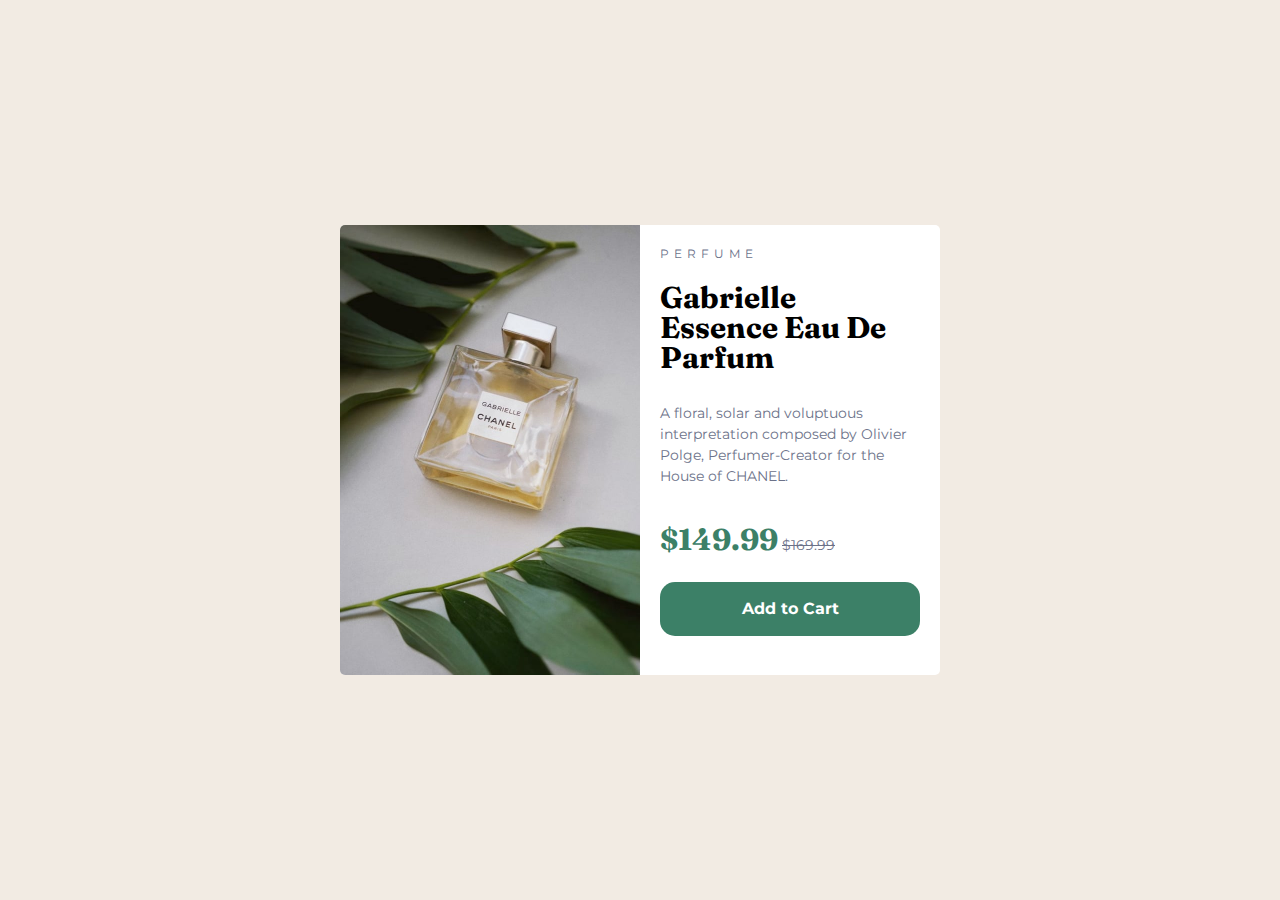
<file: index.html>
<!DOCTYPE html>
<html lang="en">
	<head>
		<meta charset="UTF-8" />
		<meta name="viewport" content="width=device-width, initial-scale=1.0" />
		<title>Product Preview Card</title>
		<link href="style.css" rel="stylesheet" />
	</head>
	<body class="body">
		<main>
			<article class="product-card">
				<img
					class="product-image"
					src="/images/image-product-desktop.jpg"
					alt="A bottle of Gabrielle Essence Eau De Parfum"
				/>
				<section class="product-details">
					<p class="product-category">Perfume</p>
					<h1 class="product-title" id="product-title">
						Gabrielle Essence Eau De Parfum
					</h1>
					<p class="product-description">
						A floral, solar and voluptuous interpretation composed by Olivier
						Polge, Perfumer-Creator for the House of CHANEL.
					</p>
					<div class="price-section">
						<span class="discount-price">$149.99</span>
						<del class="original-price">$169.99</del>
					</div>
					<button
						class="add-to-cart-button"
						aria-label="Add Gabrielle Essence Eau De Parfum to Cart"
					>
						Add to Cart
					</button>
				</section>
			</article>
		</main>
	</body>
</html>
</file>
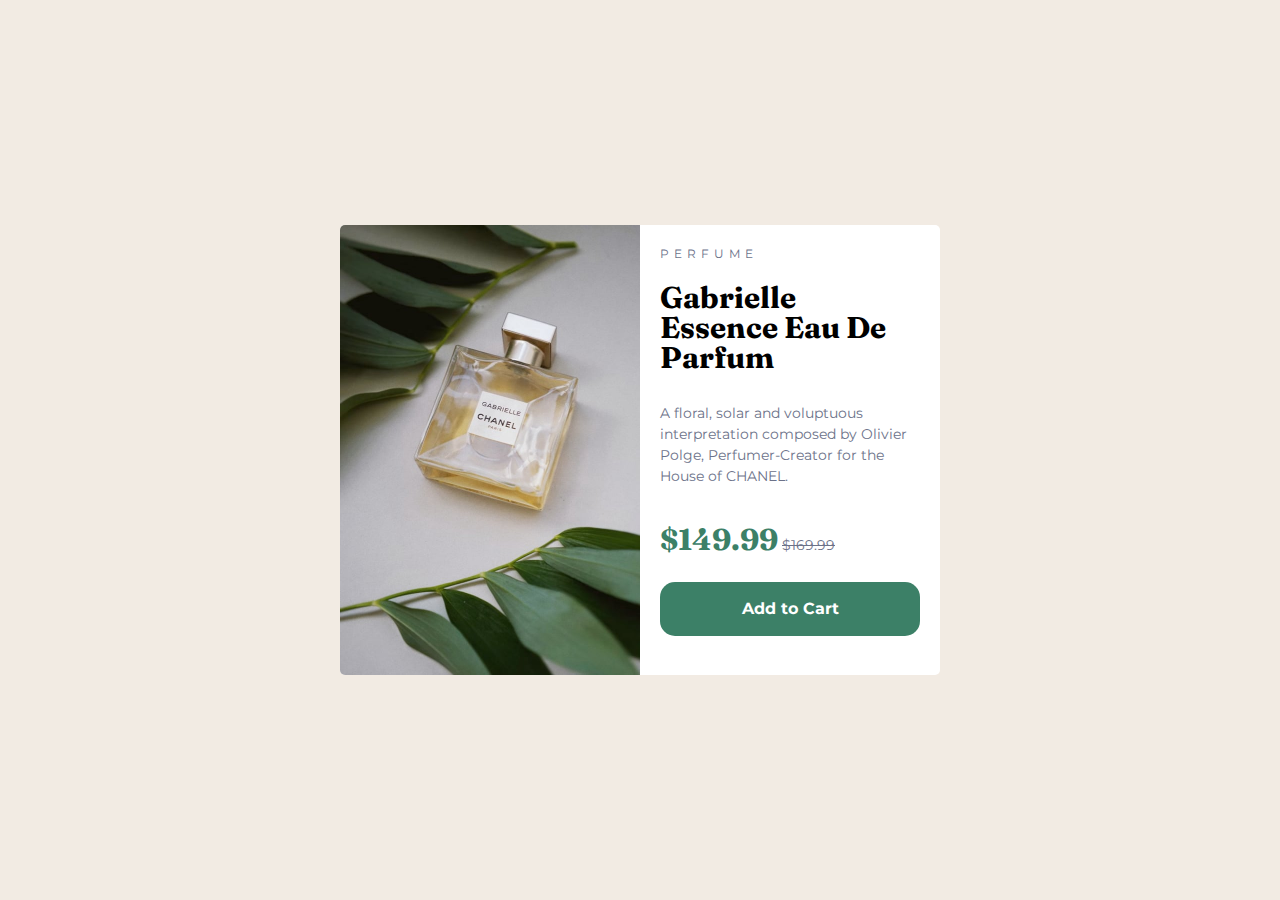
<file: src/index.html>
<!DOCTYPE html>
<html lang="en">
	<head>
		<meta charset="UTF-8" />
		<meta name="viewport" content="width=device-width, initial-scale=1.0" />
		<title>Product Preview Card</title>
		<link href="style.css" rel="stylesheet" />
	</head>
	<body class="body">
		<div class="product-card">
			<img
				class="product-image"
				src="/images/image-product-desktop.jpg"
				alt="Gabrielle Essence Eau De Parfum"
			/>
			<div class="product-details">
				<p class="product-category">Perfume</p>
				<h2 class="product-title">Gabrielle Essence Eau De Parfum</h2>
				<p class="product-description">
					A floral, solar and voluptuous interpretation composed by Olivier
					Polge, Perfumer-Creator for the House of CHANEL.
				</p>
				<div class="price-section">
					<span class="discount-price">$149.99</span>
						<del class="original-price">$169.99</del>
				</div>
				<button class="add-to-cart-button">Add to Cart</button>
			
		</div>
	</body>
</html>
</file>
<file: style.css>
@import url("https://fonts.googleapis.com/css2?family=Montserrat:wght@500;700&display=swap");
@import url("https://fonts.googleapis.com/css2?family=Fraunces:ital,opsz,wght@0,9..144,100..900;1,9..144,100..900&family=Montserrat:wght@700&display=swap");

*,
*::before,
*::after {
	box-sizing: border-box;
}

* {
	margin: 0;
}

body {
	line-height: 1.5;
	-webkit-font-smoothing: antialiased;
}

img,
picture,
video,
canvas,
svg {
	display: block;
	max-width: 100%;
}

input,
button,
textarea,
select {
	font: inherit;
}

p,
h1,
h2,
h3,
h4,
h5,
h6 {
	overflow-wrap: break-word;
}

#root,
#__next {
	isolation: isolate;
}

:root {
	--cream: hsl(30, 38%, 92%);
	--gray: hsl(228, 12%, 48%);
	--green: hsl(158, 36%, 37%);
	--dark-green: rgb(28, 66, 51);
}

body {
	background-color: var(--cream);
	font-family: "Montserrat", sans-serif;
	display: flex;
	justify-content: center;
	align-items: center;
	min-height: 100vh;
}

.product-card {
	background-color: white;
	border-radius: 5px;
	display: flex;
	flex-direction: column;
	max-width: 350px;
}

.product-image {
	width: 100%;
	border-top-left-radius: 5px;
	border-top-right-radius: 5px;
}

.product-details {
	padding: 20px;
	display: flex;
	flex-direction: column;
}

.product-category {
	text-transform: uppercase;
	letter-spacing: 0.3125rem;
	color: var(--gray);
	font-size: 0.75rem;
	margin-bottom: 1.25rem;
}

.product-title {
	font-family: "Fraunces", serif;
	font-size: 1.875rem;
	line-height: 1.875rem;
	max-width: 90%;
	margin-bottom: 1.875rem;
}

.product-description {
	font-size: 0.875rem;
	color: var(--gray);
	margin-bottom: 1.875rem;
	max-width: 95%;
}

.price-section {
	margin-bottom: 1.25rem;
}

.discount-price {
	font-family: "Fraunces", serif;
	color: var(--green);
	font-size: 1.875rem;
	font-weight: 700;
}

.original-price {
	text-decoration: line-through;
	color: var(--gray);
	font-size: 0.875rem;
}

.add-to-cart-button {
	background-color: var(--green);
	color: white;
	border: none;
	border-radius: 15px;
	padding: 0.9375rem 1.875rem;
	font-weight: 700;
	cursor: pointer;
}

.add-to-cart-button:hover {
	background-color: var(--dark-green);
}

.add-to-cart-button:focus {
	outline: 2px solid var(--dark-green);
	outline-offset: 2px;
}

@media (min-width: 768px) {
	.product-card {
		flex-direction: row;
		max-width: 600px;
	}

	.product-image {
		width: 50%;
		border-top-right-radius: 0;
		border-bottom-left-radius: 5px;
	}

	.product-details {
		width: 50%;
	}
}
</file>
<file: src/style.css>
/* Importing fonts */
@import url("https://fonts.googleapis.com/css2?family=Montserrat:wght@500;700&display=swap");
@import url("https://fonts.googleapis.com/css2?family=Fraunces:ital,opsz,wght@0,9..144,100..900;1,9..144,100..900&family=Montserrat:wght@700&display=swap");

/* Resetting default styles */
*,
*::before,
*::after {
	box-sizing: border-box;
}

* {
	margin: 0;
}

body {
	line-height: 1.5;
	-webkit-font-smoothing: antialiased;
}

/* Media elements */
img,
picture,
video,
canvas,
svg {
	display: block;
	max-width: 100%;
}

/* Form elements */
input,
button,
textarea,
select {
	font: inherit;
}

/* Text elements */
p,
h1,
h2,
h3,
h4,
h5,
h6 {
	overflow-wrap: break-word;
}

/* Root elements */
#root,
#__next {
	isolation: isolate;
}

/* Color variables */
:root {
	--cream: hsl(30, 38%, 92%);
	--gray: hsl(228, 12%, 48%);
	--green: hsl(158, 36%, 37%);
	--dark-green: rgb(28, 66, 51);
}

body {
	background-color: var(--cream);
	font-family: "Montserrat", sans-serif;
	display: flex;
	justify-content: center;
	align-items: center;
	min-height: 100vh;
}

.product-card {
	background-color: white;
	border-radius: 5px;
	display: flex;
	flex-direction: column;
	max-width: 350px;
}

.product-image {
	width: 100%;
	border-top-left-radius: 5px;
	border-top-right-radius: 5px;
}

.product-details {
	padding: 20px;
	display: flex;
	flex-direction: column;
}

.product-category {
	text-transform: uppercase;
	letter-spacing: 0.3125rem;
	color: var(--gray);
	font-size: 0.75rem;
	margin-bottom: 1.25rem;
}

.product-title {
	font-family: "Fraunces", serif;
	font-size: 1.875rem;
	line-height: 1.875rem;
	max-width: 90%;
	margin-bottom: 1.875rem;
}

.product-description {
	font-size: 0.875rem;
	color: var(--gray);
	margin-bottom: 1.875rem;
	max-width: 95%;
}

.price-section {
	margin-bottom: 1.25rem;
}

.discount-price {
	font-family: "Fraunces", serif;
	color: var(--green);
	font-size: 1.875rem;
	font-weight: 700;
}

.original-price {
	text-decoration: line-through;
	color: var(--gray);
	font-size: 0.875rem;
}

.add-to-cart-button {
	background-color: var(--green);
	color: white;
	border: none;
	border-radius: 15px;
	padding: 0.9375rem 1.875rem;
	font-weight: 700;
	cursor: pointer;
}

.add-to-cart-button:hover {
	background-color: var(--dark-green);
}

.add-to-cart-button:focus {
	outline: 2px solid var(--dark-green);
	outline-offset: 2px;
}

@media (min-width: 768px) {
	.product-card {
		flex-direction: row;
		max-width: 600px;
	}

	.product-image {
		width: 50%;
		border-top-right-radius: 0;
		border-bottom-left-radius: 5px;
	}

	.product-details {
		width: 50%;
	}
}
</file>
